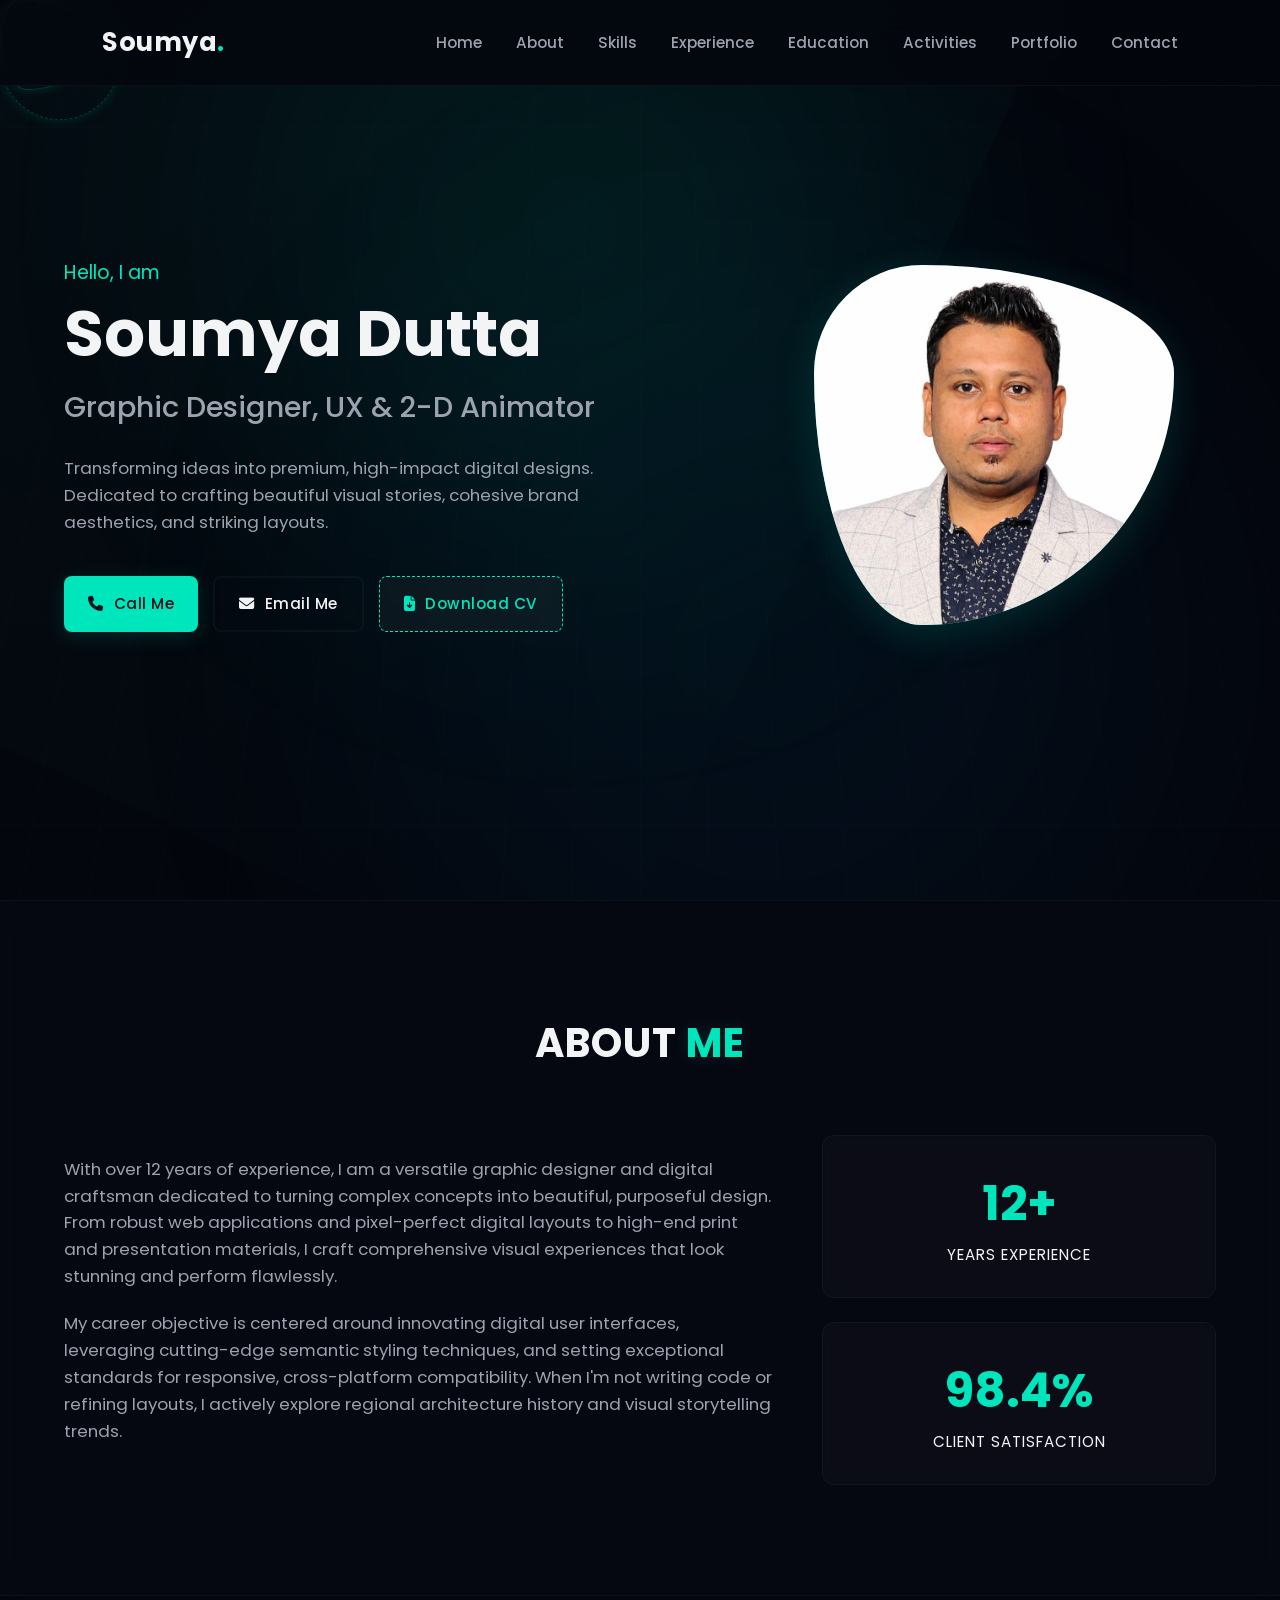
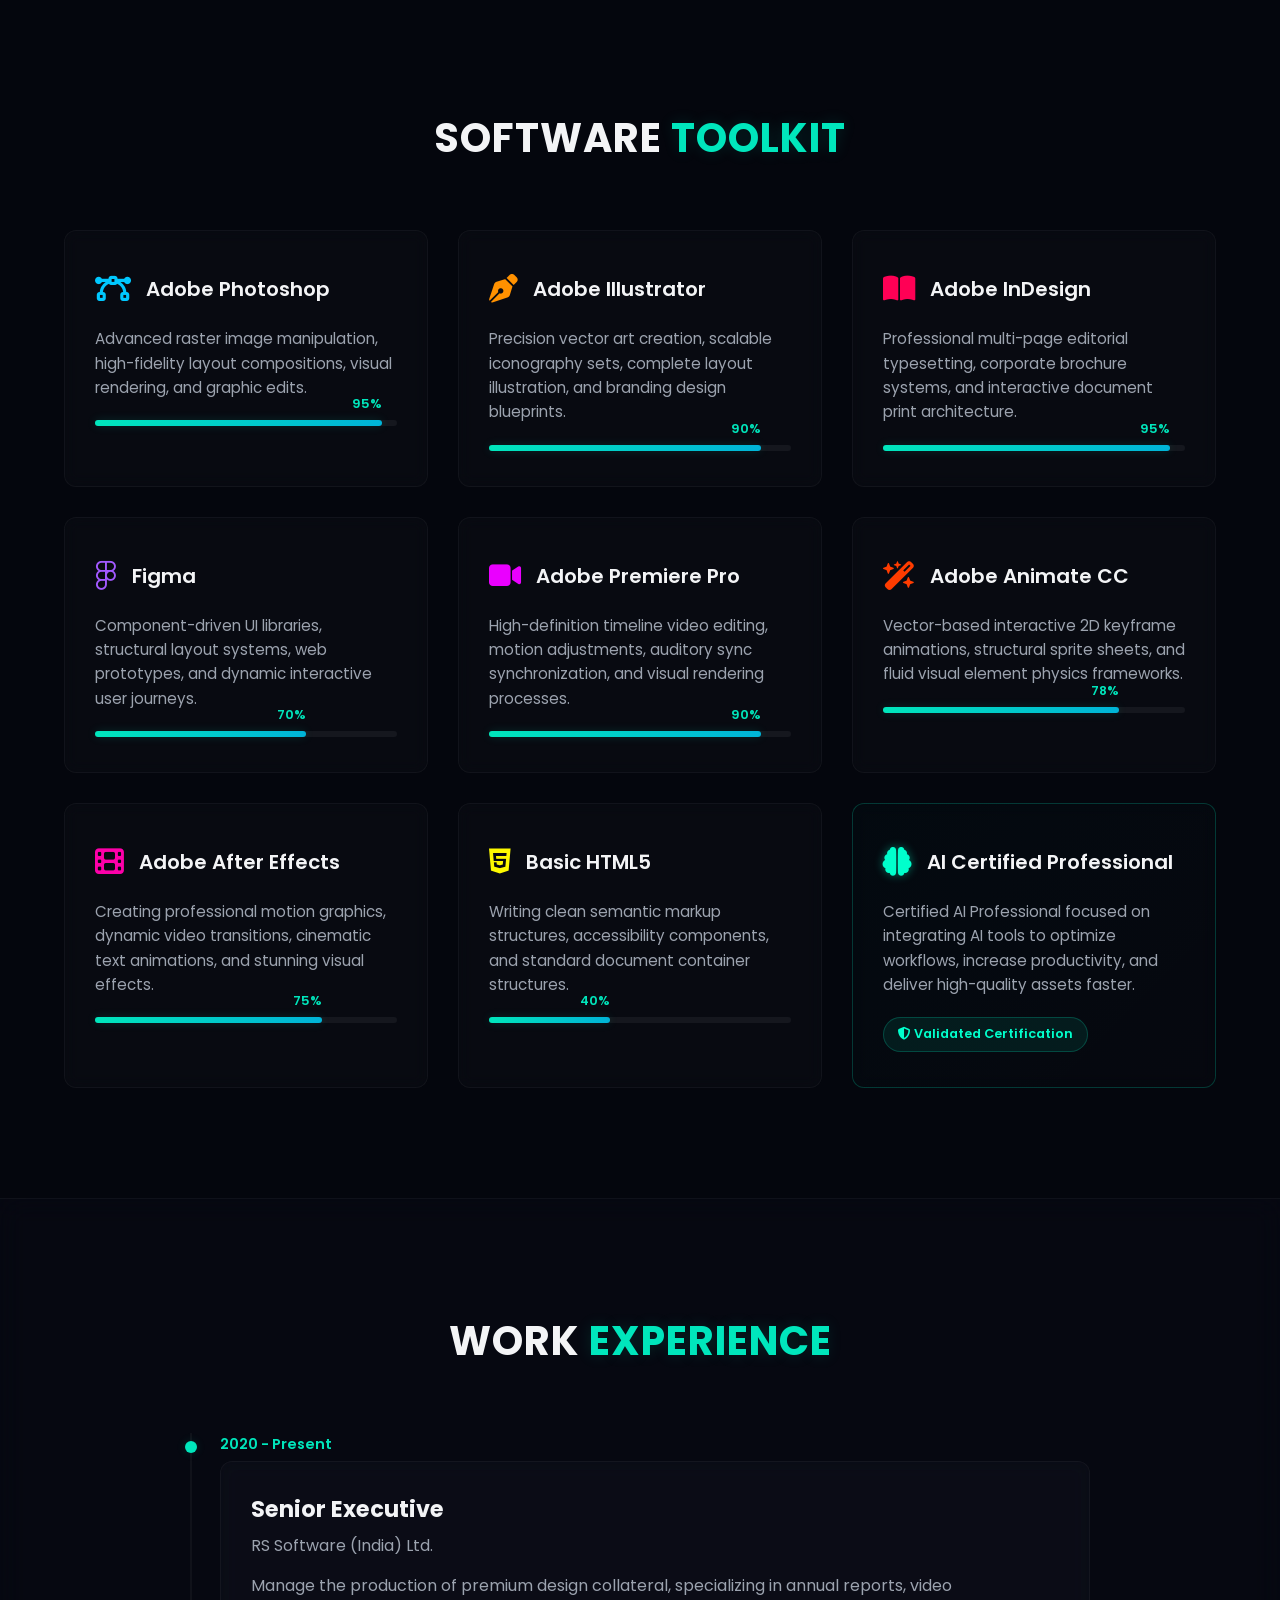
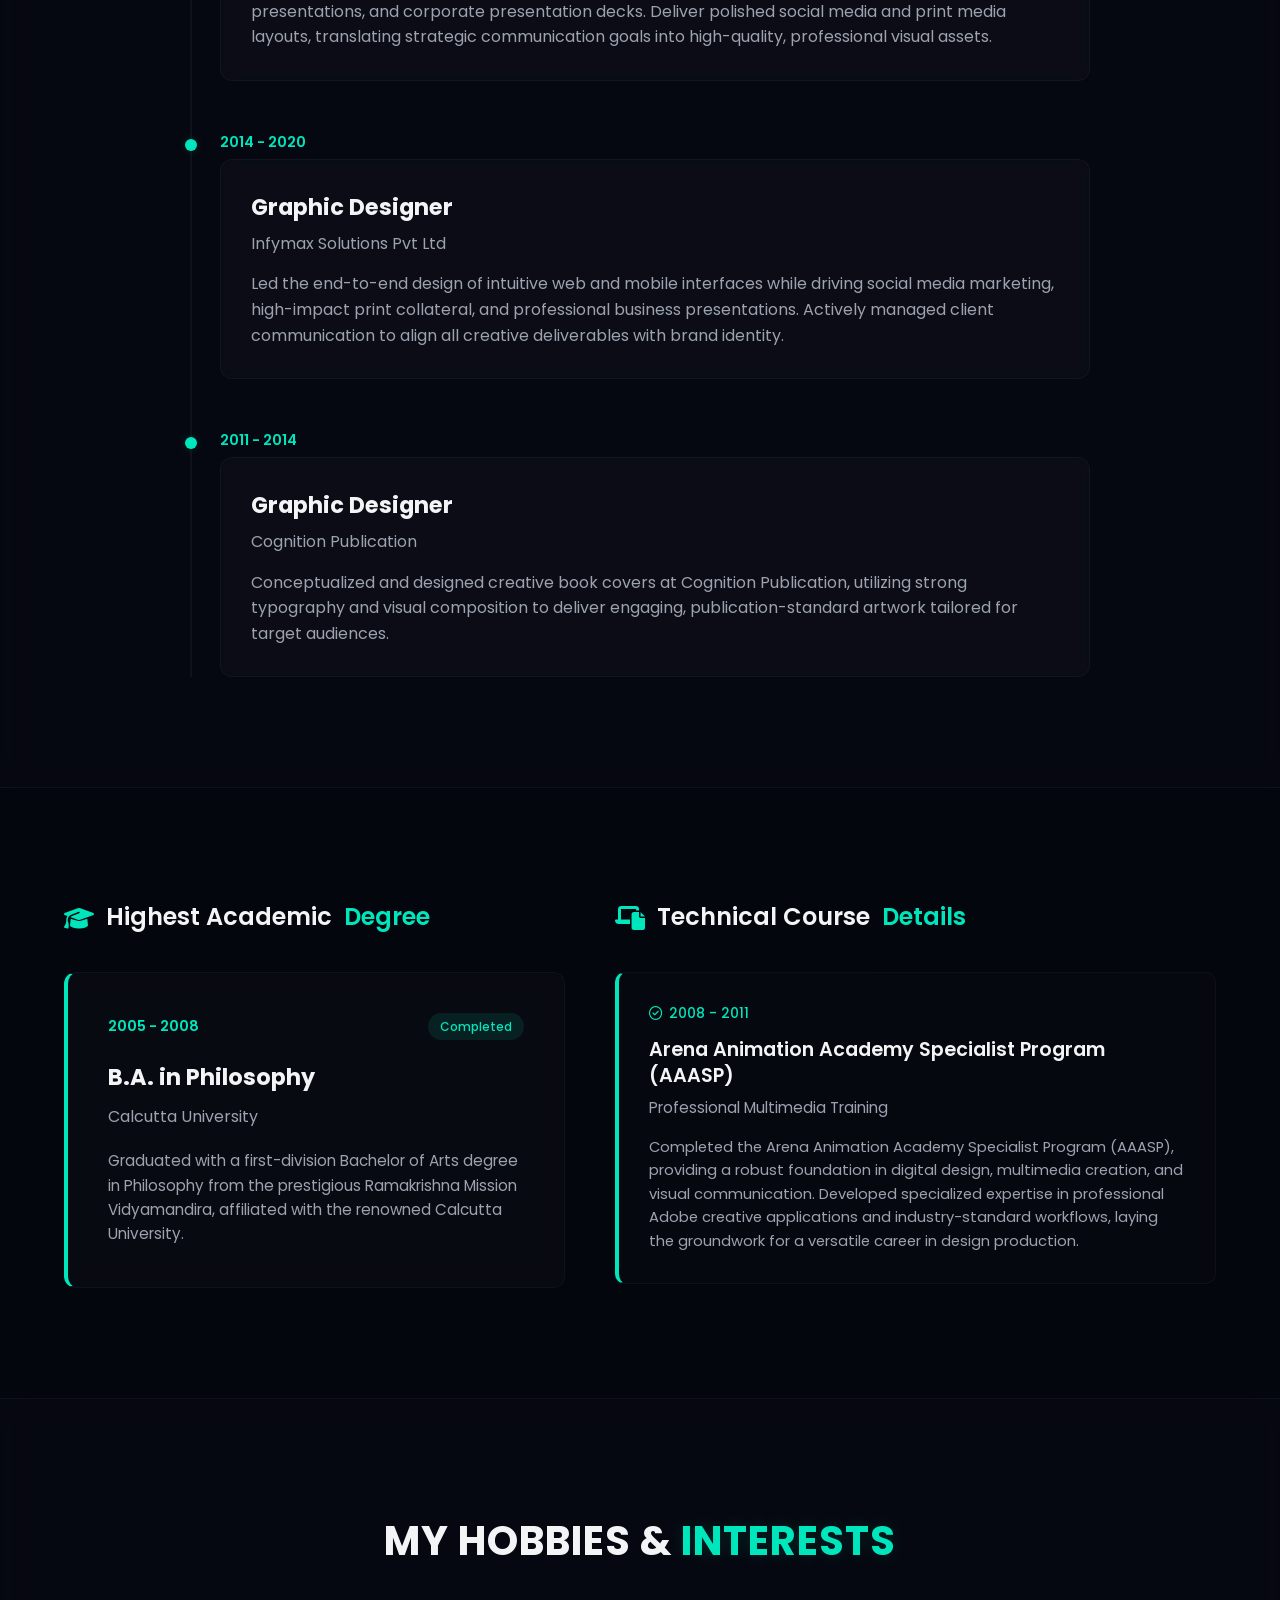
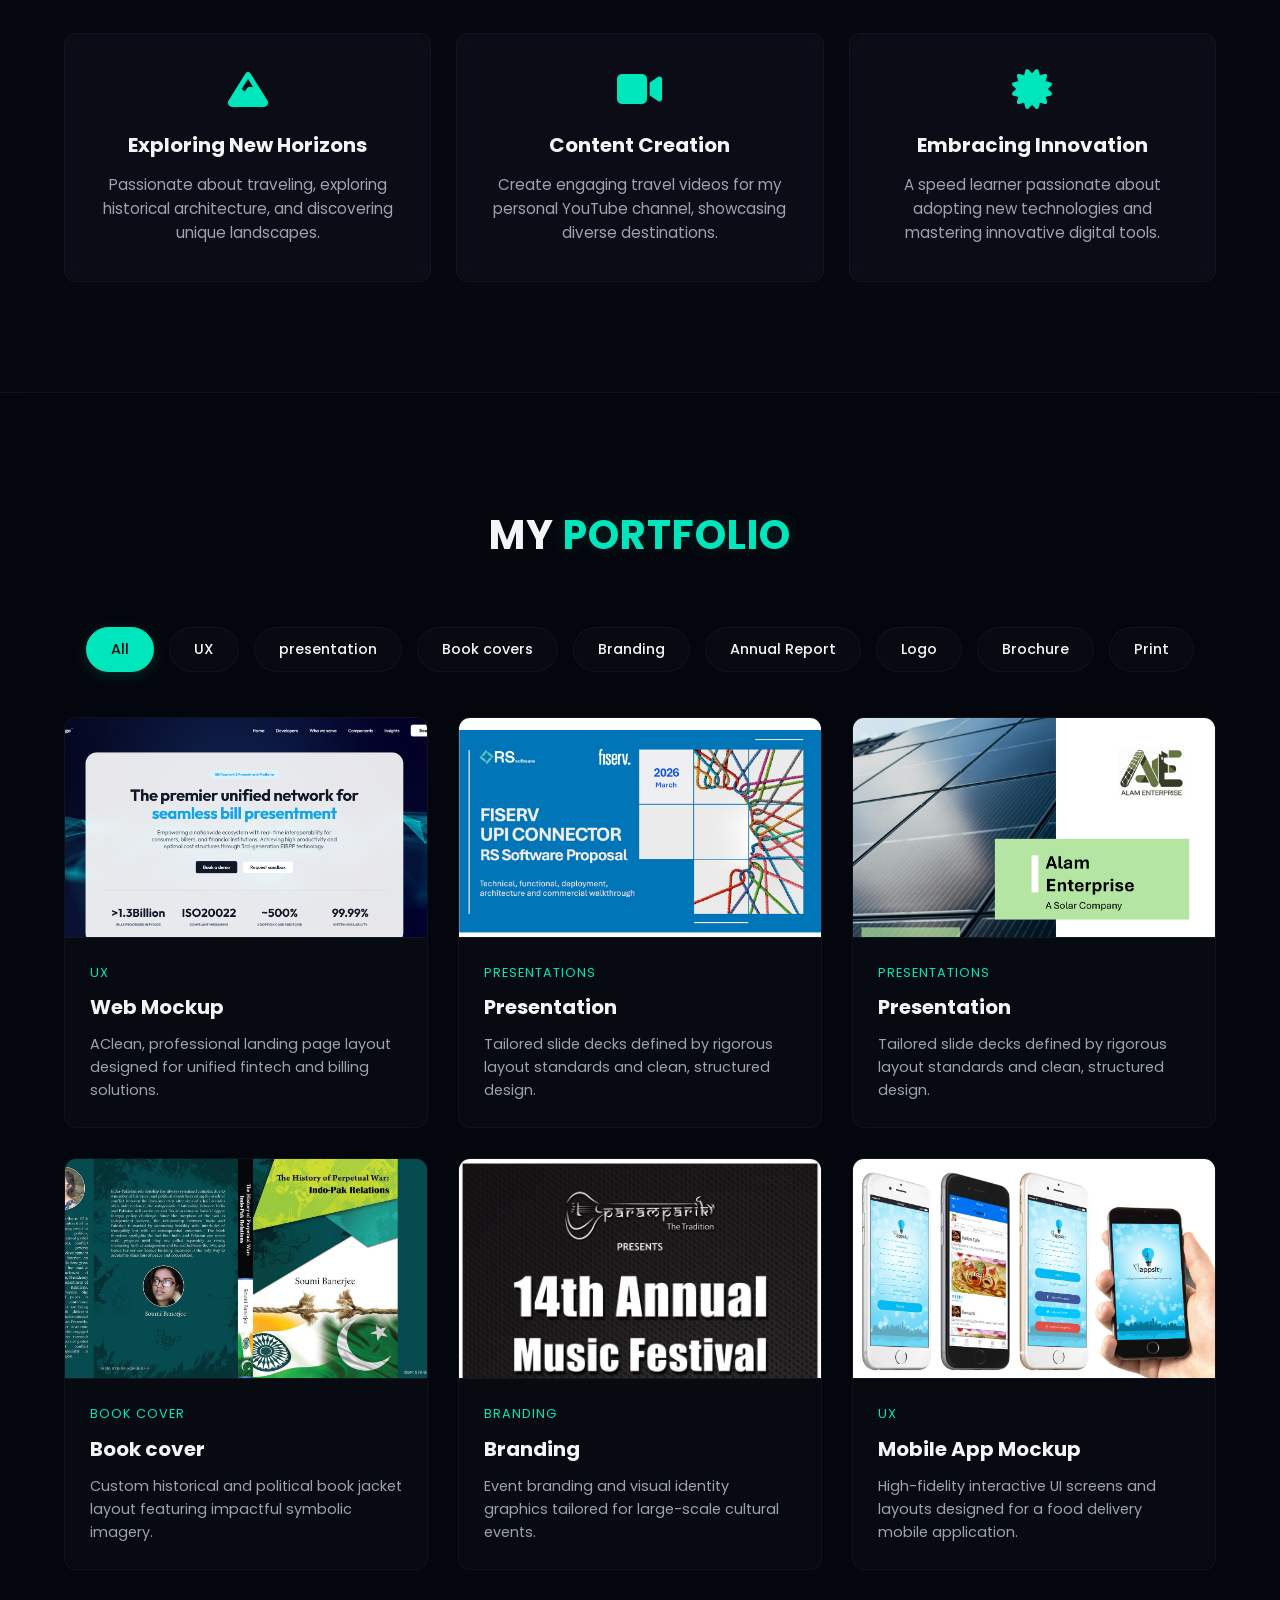
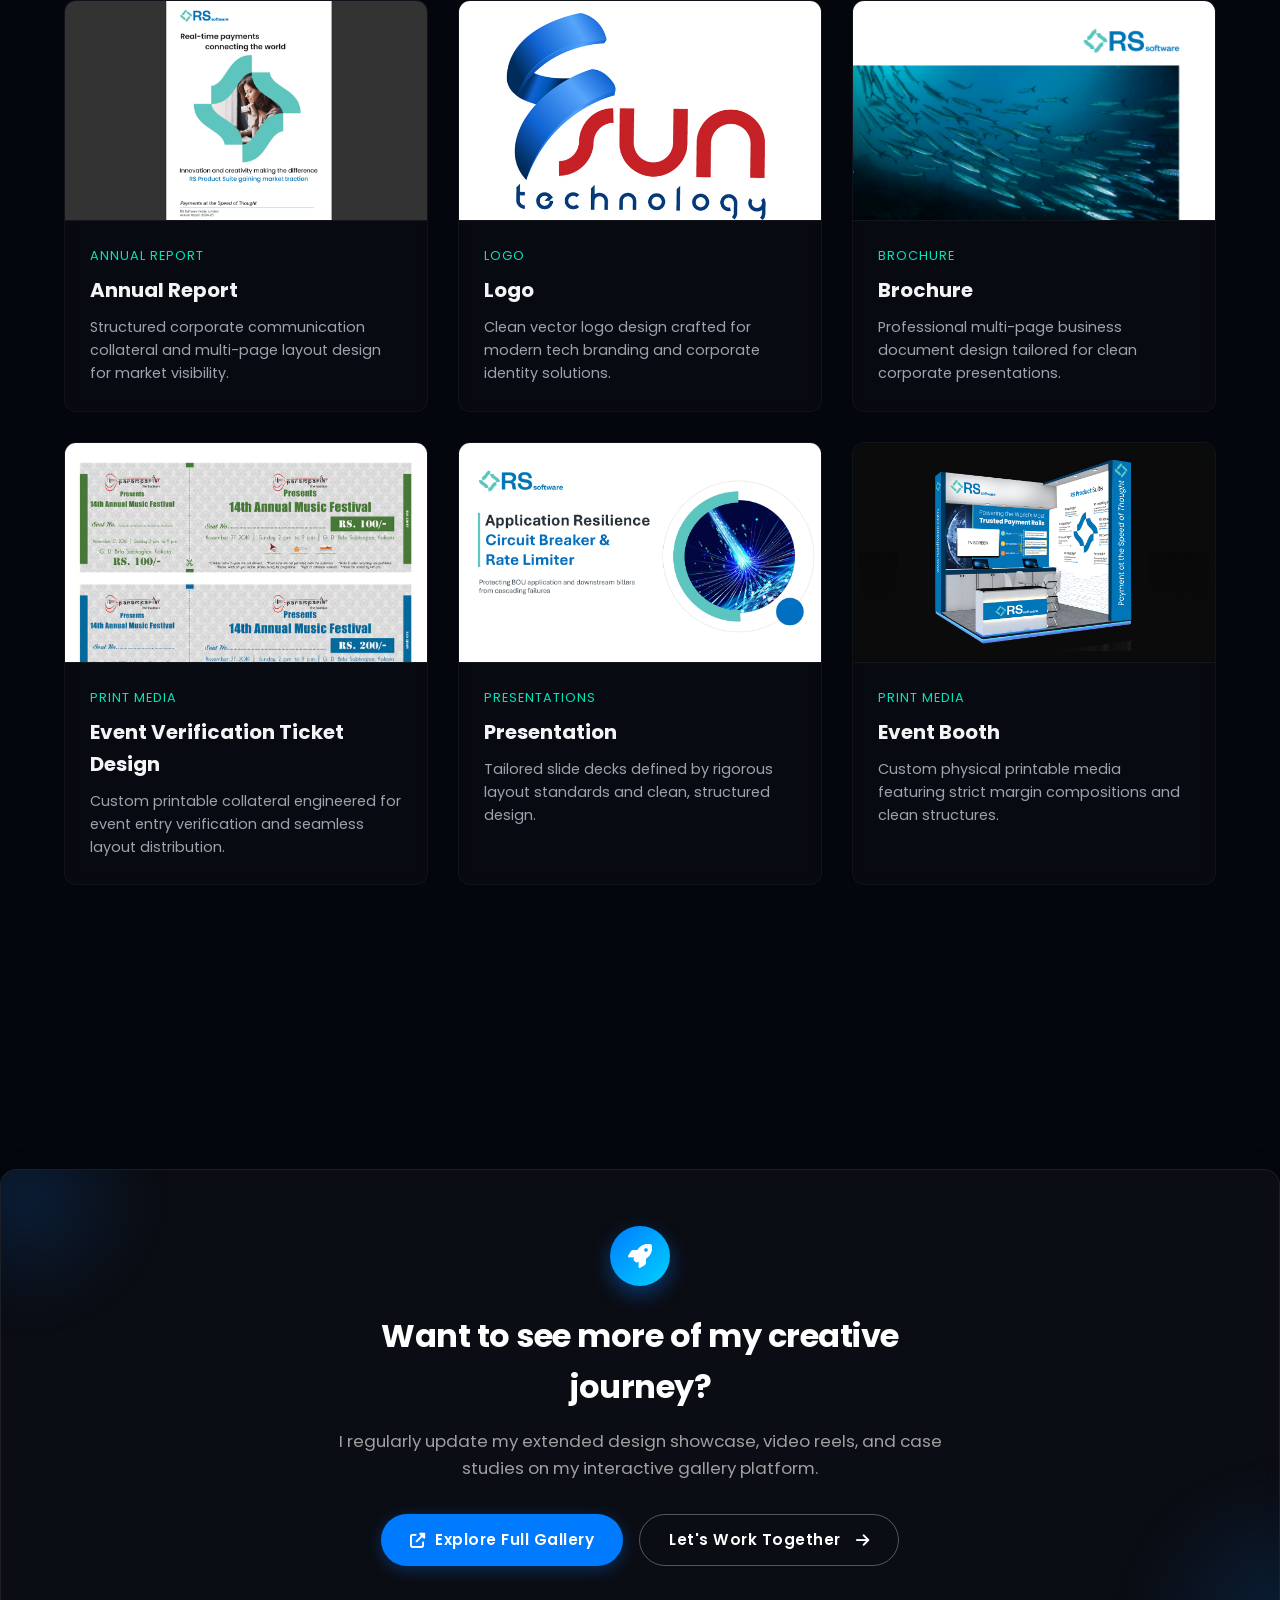
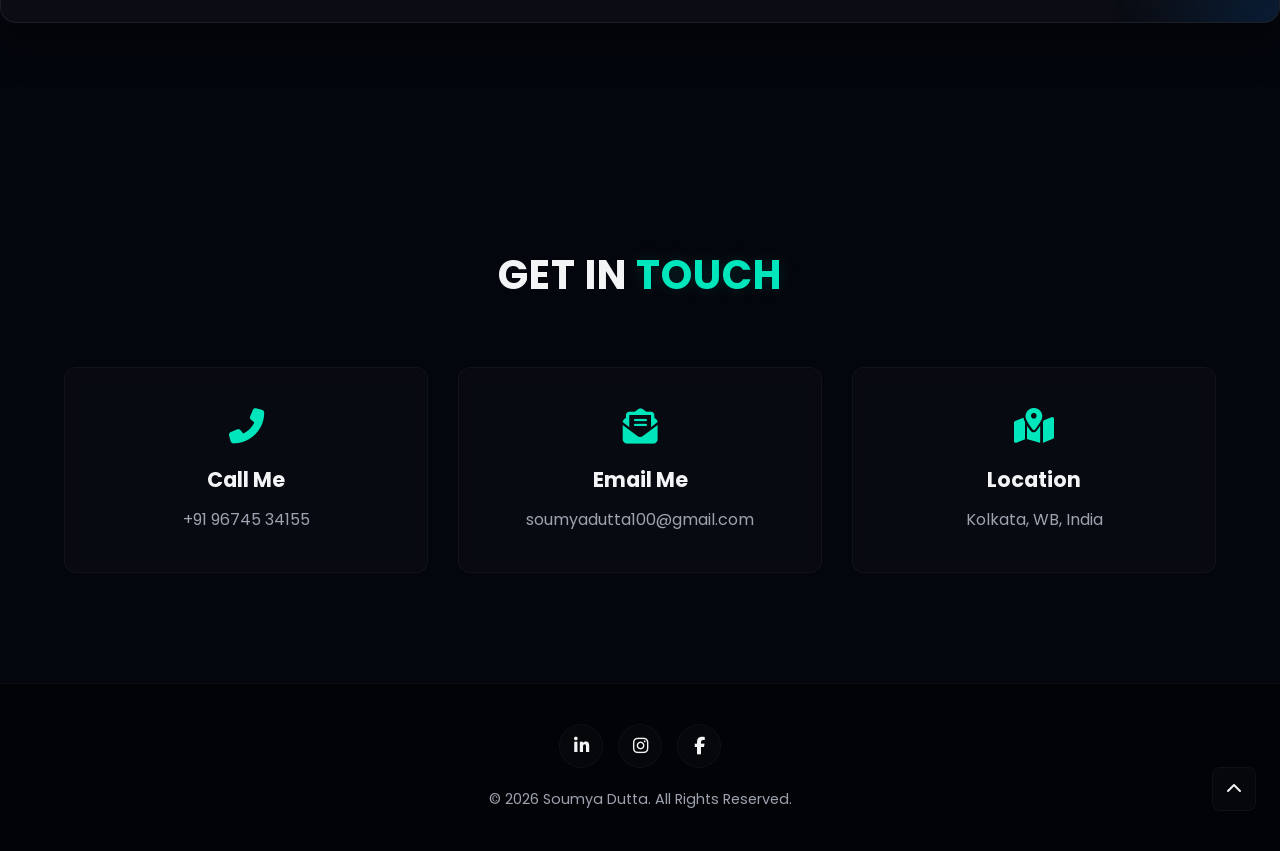
<file: index.html>
<!DOCTYPE html>
<html lang="en">
<head>
    <meta charset="UTF-8">
    <meta name="viewport" content="width=device-width, initial-scale=1.0">
    <title>Soumya Dutta</title>
    <link rel="stylesheet" href="./images/style.css">
    <link rel="stylesheet" href="https://cdnjs.cloudflare.com/ajax/libs/font-awesome/6.4.0/css/all.min.css">
</head>
<body>

    <div class="kinetic-canvas">
        <div class="mesh-grid"></div>
        <div class="scanning-laser"></div>
        
        <div class="kinetic-node node-1"></div>
        <div class="kinetic-node node-2"></div>
        <div class="kinetic-node node-3"></div>
        <div class="kinetic-node node-4"></div>
        
        <div class="ambient-orb orb-alpha"></div>
        <div class="ambient-orb orb-beta"></div>
    </div>

    <header class="header">
        <a href="#" class="logo">Soumya<span>.</span></a>
        
        <input type="checkbox" id="menu-toggle" class="menu-toggle">
        <label for="menu-toggle" class="menu-icon"><i class="fas fa-bars"></i></label>
        
        <nav class="navbar">
            <a href="#hero">Home</a>
            <a href="#about">About</a>
            <a href="#skills">Skills</a>
            <a href="#experience">Experience</a>
            <a href="#education">Education</a>
            <a href="#extra">Activities</a>
            <a href="#portfolio">Portfolio</a>
            <a href="#contact">Contact</a>
        </nav>
    </header>

    <section id="hero" class="hero-section">
        <div class="hero-container">
            <div class="hero-content">
                <h3>Hello, I am</h3>
                <h1>Soumya Dutta</h1>
                <h2>Graphic Designer, UX & 2-D Animator</h2>
                <p>Transforming ideas into premium, high-impact digital designs. Dedicated to crafting beautiful visual stories, cohesive brand aesthetics, and striking layouts.</p>
                <div class="hero-cta">
                    <a href="tel:+919674534155" class="btn btn-primary"><i class="fas fa-phone"></i> Call Me</a>
                    <a href="mailto:soumyadutta100@gmail.com" class="btn btn-outline"><i class="fas fa-envelope"></i> Email Me</a>
                    <a href="./images/CV.pdf" download="Soumya_Dutta_CV" class="btn btn-cv"><i class="fas fa-file-download"></i> Download CV</a>
                </div>
            </div>
            
            <div class="hero-image">
                <div class="img-box">
                    <img src="./images/WhatsApp Image 2026-06-11 at 2.15.09 PM.jpeg" alt="Soumya Dutta Portrait" class="hero-img-element">
                </div>
            </div>
        </div>
    </section>

    <section id="about" class="about-section">
        <div class="container">
            <h2 class="section-title">About <span>Me</span></h2>
            <div class="about-grid">
                <div class="about-text">
                    <p>With over 12 years of experience, I am a versatile graphic designer and digital craftsman dedicated to turning complex concepts into beautiful, purposeful design. From robust web applications and pixel-perfect digital layouts to high-end print and presentation materials, I craft comprehensive visual experiences that look stunning and perform flawlessly.</p>
                    <p>My career objective is centered around innovating digital user interfaces, leveraging cutting-edge semantic styling techniques, and setting exceptional standards for responsive, cross-platform compatibility. When I'm not writing code or refining layouts, I actively explore regional architecture history and visual storytelling trends.</p>
                </div>
                <div class="about-stats">
                    <div class="stat-card">
                        <h3>12+</h3>
                        <p>Years Experience</p>
                    </div>
                    <div class="stat-card">
                        <h3>98.4%</h3>
                        <p>Client Satisfaction</p>
                    </div>
                </div>
            </div>
        </div>
    </section>

    <section id="skills" class="skills-section">
        <div class="container">
            <h2 class="section-title">Software <span>Toolkit</span></h2>

            <div class="skills-grid">
                <div class="skill-card">
                    <div class="skill-header-box">
                        <div class="skill-icon ps-color"><i class="fas fa-bezier-curve"></i></div>
                        <h3>Adobe Photoshop</h3>
                    </div>
                    <p>Advanced raster image manipulation, high-fidelity layout compositions, visual rendering, and graphic edits.</p>
                    <div class="progress-wrap">
                        <div class="progress-bar" style="--progress-width: 95%;"><span>95%</span></div>
                    </div>
                </div>
                <div class="skill-card">
                    <div class="skill-header-box">
                        <div class="skill-icon ai-color"><i class="fas fa-pen-nib"></i></div>
                        <h3>Adobe Illustrator</h3>
                    </div>
                    <p>Precision vector art creation, scalable iconography sets, complete layout illustration, and branding design blueprints.</p>
                    <div class="progress-wrap">
                        <div class="progress-bar" style="--progress-width: 90%;"><span>90%</span></div>
                    </div>
                </div>
                <div class="skill-card">
                    <div class="skill-header-box">
                        <div class="skill-icon id-color"><i class="fas fa-book-open"></i></div>
                        <h3>Adobe InDesign</h3>
                    </div>
                    <p>Professional multi-page editorial typesetting, corporate brochure systems, and interactive document print architecture.</p>
                    <div class="progress-wrap">
                        <div class="progress-bar" style="--progress-width: 95%;"><span>95%</span></div>
                    </div>
                </div>
                <div class="skill-card">
                    <div class="skill-header-box">
                        <div class="skill-icon fig-color"><i class="fab fa-figma"></i></div>
                        <h3>Figma</h3>
                    </div>
                    <p>Component-driven UI libraries, structural layout systems, web prototypes, and dynamic interactive user journeys.</p>
                    <div class="progress-wrap">
                        <div class="progress-bar" style="--progress-width: 70%;"><span>70%</span></div>
                    </div>
                </div>
                <div class="skill-card">
                    <div class="skill-header-box">
                        <div class="skill-icon pr-color"><i class="fas fa-video"></i></div>
                        <h3>Adobe Premiere Pro</h3>
                    </div>
                    <p>High-definition timeline video editing, motion adjustments, auditory sync synchronization, and visual rendering processes.</p>
                    <div class="progress-wrap">
                        <div class="progress-bar" style="--progress-width: 90%;"><span>90%</span></div>
                    </div>
                </div>
                <div class="skill-card">
                    <div class="skill-header-box">
                        <div class="skill-icon an-color"><i class="fas fa-wand-magic-sparkles"></i></div>
                        <h3>Adobe Animate CC</h3>
                    </div>
                    <p>Vector-based interactive 2D keyframe animations, structural sprite sheets, and fluid visual element physics frameworks.</p>
                    <div class="progress-wrap">
                        <div class="progress-bar" style="--progress-width: 78%;"><span>78%</span></div>
                    </div>
                </div>
                <div class="skill-card">
                    <div class="skill-header-box">
                        <div class="skill-icon motion-color"><i class="fas fa-film"></i></div>
                        <h3>Adobe After Effects</h3>
                    </div>
                    <p>Creating professional motion graphics, dynamic video transitions, cinematic text animations, and stunning visual effects.
                    </p>
                    <div class="progress-wrap">
                        <div class="progress-bar" style="--progress-width: 75%;"><span>75%</span></div>
                    </div>
                </div>
                <div class="skill-card">
                    <div class="skill-header-box">
                        <div class="skill-icon html-color"><i class="fab fa-html5"></i></div>
                        <h3>Basic HTML5</h3>
                    </div>
                    <p>Writing clean semantic markup structures, accessibility components, and standard document container structures.</p>
                    <div class="progress-wrap">
                        <div class="progress-bar" style="--progress-width: 40%;"><span>40%</span></div>
                    </div>
                </div>
                <div class="skill-card ai-certified-card">
                    <div class="skill-header-box">
                        <div class="skill-icon ai-cert-color"><i class="fas fa-brain"></i></div>
                        <h3>AI Certified Professional</h3>
                    </div>
                    <p>Certified AI Professional focused on integrating AI tools to optimize workflows, increase productivity, and deliver high-quality assets faster.</p>
                    <div class="ai-badge-pulsing"><a href="./images/Generative AI Foundations Certificate Program.pdf" target="_blank"><i class="fas fa-shield-halved"></i> Validated Certification</a></div>
                </div>
            </div>
        </div>
    </section>

    <section id="experience" class="experience-section">
        <div class="container">
            <h2 class="section-title">Work <span>Experience</span></h2>
            <div class="timeline">
                <div class="timeline-item">
                    <div class="timeline-dot"></div>
                    <div class="timeline-date">2020 - Present</div>
                    <div class="timeline-content">
                        <h3>Senior Executive</h3>
                        <h4>RS Software (India) Ltd.</h4>
                        <p>Manage the production of premium design collateral, specializing in annual reports, video presentations, and corporate presentation decks. Deliver polished social media and print media layouts, translating strategic communication goals into high-quality, professional visual assets.</p>
                    </div>
                </div>
                <div class="timeline-item">
                    <div class="timeline-dot"></div>
                    <div class="timeline-date">2014 - 2020</div>
                    <div class="timeline-content">
                        <h3>Graphic Designer</h3>
                        <h4>Infymax Solutions Pvt Ltd</h4>
                        <p>Led the end-to-end design of intuitive web and mobile interfaces while driving social media marketing, high-impact print collateral, and professional business presentations. Actively managed client communication to align all creative deliverables with brand identity.</p>
                    </div>
                </div>
                <div class="timeline-item">
                    <div class="timeline-dot"></div>
                    <div class="timeline-date">2011 - 2014</div>
                    <div class="timeline-content">
                        <h3>Graphic Designer</h3>
                        <h4>Cognition Publication</h4>
                        <p>Conceptualized and designed creative book covers at Cognition Publication, utilizing strong typography and visual composition to deliver engaging, publication-standard artwork tailored for target audiences.</p>
                    </div>
                </div>
            </div>
        </div>
    </section>

    <section id="education" class="education-section">
        <div class="container">
            <div class="education-layout-wrapper">
                
                <div class="education-column">
                    <h2 class="edu-track-title"><i class="fas fa-graduation-cap"></i> Highest Academic <span>Degree</span></h2>
                    <div class="education-card academic-card">
                        <div class="ed-header-meta">
                            <span class="ed-year">2005 - 2008</span>
                            <span class="ed-badge-status">Completed</span>
                        </div>
                        <h3>B.A. in Philosophy</h3>
                        <h4>Calcutta University</h4>
                        <p class="edu-details">Graduated with a first-division Bachelor of Arts degree in Philosophy from the prestigious Ramakrishna Mission Vidyamandira, affiliated with the renowned Calcutta University.</p>
                    </div>
                </div>

                <div class="education-column">
                    <h2 class="edu-track-title"><i class="fas fa-laptop-file"></i> Technical Course <span>Details</span></h2>
                    <div class="course-timeline">
                        <div class="course-row">
                            <div class="course-time-indicator"><i class="far fa-check-circle"></i> 2008 - 2011</div>
                            <div class="course-body">
                                <h3>Arena Animation Academy Specialist Program (AAASP)</h3>
                                <h4>Professional Multimedia Training</h4>
                                <p>Completed the Arena Animation Academy Specialist Program (AAASP), providing a robust foundation in digital design, multimedia creation, and visual communication. Developed specialized expertise in professional Adobe creative applications and industry-standard workflows, laying the groundwork for a versatile career in design production.</p>
                            </div>
                        </div>
                    </div>
                </div>
                
            </div>
        </div>
    </section>

    <section id="extra" class="extra-section">
        <div class="container">
            <h2 class="section-title">MY HOBBIES &  <span>INTERESTS</span></h2>
            <div class="extra-grid">
                <div class="extra-card">
                    <i class="fas fa-mountain extra-icon"></i>
                    <h3>Exploring New Horizons</h3>
                    <p>Passionate about traveling, exploring historical architecture, and discovering unique landscapes.</p>
                </div>
                <div class="extra-card">
                    <i class="fas fa-video extra-icon"></i>
                    <h3>Content Creation</h3>
                    <p>Create engaging travel videos for my personal YouTube channel, showcasing diverse destinations.</p>
                </div>
                <div class="extra-card">
                    <i class="fas fa-certificate extra-icon"></i>
                    <h3>Embracing Innovation</h3>
                    <p>A speed learner passionate about adopting new technologies and mastering innovative digital tools.</p>
                </div>
            </div>
        </div>
    </section>

    <section id="portfolio" class="portfolio-section">
        <div class="container">
            <h2 class="section-title">My <span>Portfolio</span></h2>

            <input type="radio" name="portfolio-filter" id="all" checked hidden>
            <input type="radio" name="portfolio-filter" id="UX" hidden>
            <input type="radio" name="portfolio-filter" id="presentation" hidden>
            <input type="radio" name="portfolio-filter" id="Book-covers" hidden>
            <input type="radio" name="portfolio-filter" id="branding" hidden>
            <input type="radio" name="portfolio-filter" id="Annual-Report" hidden>
            <input type="radio" name="portfolio-filter" id="logo" hidden>
            <input type="radio" name="portfolio-filter" id="brochure" hidden>
            <input type="radio" name="portfolio-filter" id="print" hidden>

            <div class="filter-tabs">
                <label for="all" class="tab-btn">All</label>
                <label for="UX" class="tab-btn">UX</label>
                <label for="presentation" class="tab-btn">presentation</label>
                <label for="Book-covers" class="tab-btn">Book covers</label>
                <label for="branding" class="tab-btn">Branding</label>
                <label for="Annual-Report" class="tab-btn">Annual Report</label>
                <label for="logo" class="tab-btn">Logo</label>
                <label for="brochure" class="tab-btn">Brochure</label>
                <label for="print" class="tab-btn">Print</label>
            </div>

            <div class="portfolio-grid">
                <div class="portfolio-item p-UX">
                    <div class="p-card">
                        <div class="p-img-box"><a href="https://soumyadutta300.github.io/Bill-Edge_product_page/" target="_blank">
                            <img src="./images/web-1.png" alt="E-Commerce Interface Website Design" class="portfolio-img-element"></a>
                        </div>
                        <div class="p-info">
                            <span>UX</span>
                            <h3>Web Mockup</h3>
                            <p>AClean, professional landing page layout designed for unified fintech and billing solutions.</p>
                        </div>
                    </div>
                </div>
                <div class="portfolio-item p-presentation">
                    <div class="p-card">
                        <div class="p-img-box"><a href="./images/presentation2.pdf" target="_blank">
                            <img src="./images/presentation2.jpg" alt="FinTech Mobile Application Wireframing" class="portfolio-img-element"></a>
                        </div>
                        <div class="p-info">
                            <span>Presentations</span>
                            <h3>Presentation</h3>
                            <p>Tailored slide decks defined by rigorous layout standards and clean, structured design.</p>
                        </div>
                    </div>
                </div>
                <div class="portfolio-item p-presentation">
                    <div class="p-card">
                        <div class="p-img-box"><a href="./images/Alam_Enterprise_PPT.pdf" target="_blank">
                            <img src="./images/presentation3.jpg" alt="FinTech Mobile Application Wireframing" class="portfolio-img-element"></a>
                        </div>
                        <div class="p-info">
                            <span>Presentations</span>
                            <h3>Presentation</h3>
                            <p>Tailored slide decks defined by rigorous layout standards and clean, structured design.</p>
                        </div>
                    </div>
                </div>
                <div class="portfolio-item p-Book-covers">
                    <div class="p-card">
                        <div class="p-img-box"><a href="./images/book-cover-1.jpg" target="_blank">
                            <img src="./images/book-cover-1.jpg" alt="Cbook-cover" class="portfolio-img-element"></a>
                        </div>
                        <div class="p-info">
                            <span>Book cover</span>
                            <h3>Book cover</h3>
                            <p>Custom historical and political book jacket layout featuring impactful symbolic imagery.</p>
                        </div>
                    </div>
                </div>
                <div class="portfolio-item p-branding">
                    <div class="p-card">
                        <div class="p-img-box"><a href="./images/Hoartding-10ftX20ft.jpg" target="_blank"">
                            <img src="./images/Hoartding-10ftX20ft.jpg" alt="Aura Logistics Logo System" class="portfolio-img-element"></a>
                        </div>
                        <div class="p-info">
                            <span>Branding</span>
                            <h3>Branding</h3>
                            <p>Event branding and visual identity graphics tailored for large-scale cultural events.</p>
                        </div>
                    </div>
                </div>
                <div class="portfolio-item p-UX">
                    <div class="p-card">
                        <div class="p-img-box"><a href="./images/appscreen6.jpg" target="_blank">
                            <img src="./images/appscreen6.jpg" alt="Agency Landing Page Blueprint" class="portfolio-img-element"></a>
                        </div>
                        <div class="p-info">
                            <span>UX</span>
                            <h3>Mobile App Mockup</h3>
                            <p>High-fidelity interactive UI screens and layouts designed for a food delivery mobile application.</p>
                        </div>
                    </div>
                </div>
                <div class="portfolio-item p-Annual-Report">
                    <div class="p-card">
                        <div class="p-img-box"><a href="https://www.rssoftware.com/administrator/uploads/reports/664403247_Annual_Report_2024-25_-_web_view.pdf" target="_blank">
                            <img src="./images/AR.png" alt="Visual Analytics Dashboard Mockup" class="portfolio-img-element"></a>
                        </div>
                        <div class="p-info">
                            <span>Annual Report</span>
                            <h3>Annual Report</h3>
                            <p>Structured corporate communication collateral and multi-page layout design for market visibility.</p>
                        </div>
                    </div>
                </div>
                <div class="portfolio-item p-logo">
                    <div class="p-card">
                        <div class="p-img-box"><a href="./images/logo-7.jpg" target="_blank">
                            <img src="./images/logo-7.jpg" alt="Visual Analytics Dashboard Mockup" class="portfolio-img-element"></a>
                        </div>
                        <div class="p-info">
                            <span>Logo</span>
                            <h3>Logo</h3>
                            <p>Clean vector logo design crafted for modern tech branding and corporate identity solutions.</p>
                        </div>
                    </div>
                </div>
                <div class="portfolio-item p-brochure">
                    <div class="p-card">
                        <div class="p-img-box"><a href="https://www.rssoftware.com/asset/uploads/product_brochures/666931085RS_DigitalEdge_Product_Overview-2.pdf" target="_blank">
                            <img src="./images/brochure.png" alt="Visual Analytics Dashboard Mockup" class="portfolio-img-element"></a>
                        </div>
                        <div class="p-info">
                            <span>Brochure</span>
                            <h3>Brochure</h3>
                            <p>Professional multi-page business document design tailored for clean corporate presentations.</p>
                        </div>
                    </div>
                </div>
                <div class="portfolio-item p-print">
                    <div class="p-card">
                        <div class="p-img-box"><a href="./images/ticket-design.jpg" target="_blank">
                            <img src="./images/ticket-design.jpg" alt="Visual Analytics Dashboard Mockup" class="portfolio-img-element"></a>
                        </div>
                        <div class="p-info">
                            <span>Print Media</span>
                            <h3>Event Verification Ticket Design</h3>
                            <p>Custom printable collateral engineered for event entry verification and seamless layout distribution.</p>
                        </div>
                    </div>
                </div>
                <div class="portfolio-item p-presentation">
                    <div class="p-card">
                        <div class="p-img-box"><a href="./images/Application_Resilience_Circuit_Breaker_Rate_Limiter.pdf" target="_blank">
                            <img src="./images/presentation9.jpg" alt="FinTech Mobile Application Wireframing" class="portfolio-img-element"></a>
                        </div>
                        <div class="p-info">
                            <span>Presentations</span>
                            <h3>Presentation</h3>
                            <p>Tailored slide decks defined by rigorous layout standards and clean, structured design.</p>
                        </div>
                    </div>
                </div>
                <div class="portfolio-item p-print">
                    <div class="p-card">
                        <div class="p-img-box"><a href="./images/booth_design.jpg" target="_blank">
                            <img src="./images/booth_design.jpg" alt="Visual Analytics Dashboard Mockup" class="portfolio-img-element"></a>
                        </div>
                        <div class="p-info">
                            <span>Print Media</span>
                            <h3>Event Booth</h3>
                            <p>Custom physical printable media featuring strict margin compositions and clean structures.</p>
                        </div>
                    </div>
                </div>
            </div>
        </div>
    </section>

    <section>
        <div class="portfolio-cta-banner">
            <div class="cta-banner-content">
                <div class="cta-icon-wrapper">
                    <i class="fas fa-rocket"></i>
                </div>
                <h2>Want to see more of my creative journey?</h2>
                <p>I regularly update my extended design showcase, video reels, and case studies on my interactive gallery
                    platform.</p>
                <div class="cta-banner-actions">
                    <a href="./gallery.html" target="_blank" class="btn btn-cta-primary">
                        <i class="fas fa-external-link-alt"></i> Explore Full Gallery
                    </a>
                    <a href="#contact" class="btn btn-cta-secondary">
                        Let's Work Together <i class="fas fa-arrow-right"></i>
                    </a>
                </div>
            </div>
            <div class="cta-decorative-circle circle-1"></div>
            <div class="cta-decorative-circle circle-2"></div>
        </div>
    </section>

    <section id="contact" class="contact-section">
        <div class="container">
            <h2 class="section-title">Get In <span>Touch</span></h2>
            <div class="contact-grid">
                <a href="tel:+919674534155" class="contact-card">
                    <i class="fas fa-phone-alt contact-icon"></i>
                    <h3>Call Me</h3>
                    <p>+91 96745 34155</p>
                </a>
                <a href="mailto:soumyadutta100@gmail.com" class="contact-card">
                    <i class="fas fa-envelope-open-text contact-icon"></i>
                    <h3>Email Me</h3>
                    <p>soumyadutta100@gmail.com</p>
                </a>
                <div class="contact-card">
                    <i class="fas fa-map-marked-alt contact-icon"></i>
                    <h3>Location</h3>
                    <p>Kolkata, WB, India</p>
                </div>
            </div>
        </div>
    </section>

    <footer class="footer">
        <div class="footer-container">
            <div class="social-links">
                <a href="https://www.linkedin.com/in/soumya-dutta-72238b27/" target="_blank" aria-label="LinkedIn"><i class="fab fa-linkedin-in"></i></a>
                <a href="https://www.instagram.com/soumya_toto?igsh=ZTZqeG0yaTVuYm42&utm_source=qr" target="_blank" aria-label="Instagram"><i class="fab fa-instagram"></i></a>
                <a href="https://www.facebook.com/share/18MUF6ajDa/?mibextid=wwXIfr" target="_blank" aria-label="Facebook"><i class="fab fa-facebook-f"></i></a>
            </div>
            <p class="copyright">&copy; 2026 Soumya Dutta. All Rights Reserved.</p>
            <a href="#" class="back-to-top" aria-label="Back to top"><i class="fas fa-chevron-up"></i></a>
        </div>
    </footer>

</body>
</html>
</file>
<file: images/style.css>
/* ==========================================================================
   0. Global Resets & Premium Theme Canvas Definitions
   ========================================================================== */
@import url('https://fonts.googleapis.com/css2?family=Poppins:wght@300;400;500;600;700&display=swap');

:root {
    --bg-primary: #04060d;      /* Rich interstellar dark void canvas */
    --bg-secondary: rgba(9, 12, 24, 0.45); 
    --bg-card: rgba(255, 255, 255, 0.02);
    --bg-card-hover: rgba(255, 255, 255, 0.05);
    --accent: #00e6bc;        
    --accent-glow: rgba(0, 230, 188, 0.15);
    --text-main: #f3f4f6;
    --text-muted: #9ca3af;
    --border-color: rgba(255, 255, 255, 0.04);
    --font-stack: 'Poppins', sans-serif;
    --transition-smooth: all 0.4s cubic-bezier(0.25, 0.8, 0.25, 1);
}

* {
    margin: 0;
    padding: 0;
    box-sizing: border-box;
    scroll-behavior: smooth;
}

body {
    background-color: var(--bg-primary);
    color: var(--text-main);
    font-family: var(--font-stack);
    line-height: 1.6;
    overflow-x: hidden;
    position: relative;
}

.container {
    width: 100%;
    max-width: 1200px;
    margin: 0 auto;
    padding: 0 24px;
    position: relative;
    z-index: 2;
}

section {
    padding: 110px 0;
    position: relative;
    z-index: 2;
}

a {
    text-decoration: none;
    color: inherit;
    transition: var(--transition-smooth);
}

/* Reusable Components */
.section-title {
    font-size: 2.5rem;
    font-weight: 700;
    text-align: center;
    margin-bottom: 60px;
    letter-spacing: 1px;
    text-transform: uppercase;
}

.section-title span {
    color: var(--accent);
    text-shadow: 0 0 15px var(--accent-glow);
}

.btn {
    display: inline-flex;
    align-items: center;
    justify-content: center;
    gap: 10px;
    padding: 14px 24px;
    font-weight: 500;
    border-radius: 8px;
    font-size: 0.95rem;
    letter-spacing: 0.5px;
    transition: var(--transition-smooth);
    cursor: pointer;
}

.btn-primary {
    background: var(--accent);
    color: #0f111a;
    box-shadow: 0 4px 20px var(--accent-glow);
}

.btn-primary:hover {
    transform: translateY(-3px);
    box-shadow: 0 6px 25px var(--accent-glow);
    background: #fff;
}

.btn-outline {
    border: 2px solid var(--border-color);
    color: var(--text-main);
    backdrop-filter: blur(4px);
}

.btn-outline:hover {
    border-color: var(--accent);
    color: var(--accent);
    transform: translateY(-3px);
    box-shadow: 0 4px 15px var(--accent-glow);
}

.btn-cv {
    background: rgba(255, 255, 255, 0.04);
    border: 1px dashed var(--accent);
    color: var(--accent);
    backdrop-filter: blur(4px);
}

.btn-cv:hover {
    background: var(--accent-glow);
    color: #fff;
    transform: translateY(-3px);
    box-shadow: 0 4px 15px var(--accent-glow);
    border-style: solid;
}

/* ==========================================================================
   Advanced Pure-CSS Kinetic Constellation Background Engine
   ========================================================================== */
.kinetic-canvas {
    position: fixed;
    top: 0;
    left: 0;
    width: 100vw;
    height: 100vh;
    z-index: 1;
    overflow: hidden;
    pointer-events: none;
}

.mesh-grid {
    position: absolute;
    width: 150%;
    height: 150%;
    top: -25%;
    left: -25%;
    background-size: 60px 60px;
    background-image: 
        linear-gradient(rgba(255, 255, 255, 0.006) 1px, transparent 1px),
        linear-gradient(90deg, rgba(255, 255, 255, 0.006) 1px, transparent 1px);
    transform: perspective(800px) rotateX(15deg);
}

.scanning-laser {
    position: absolute;
    width: 150vw;
    height: 150vh;
    top: -75vh;
    left: -75vw;
    background: linear-gradient(135deg, transparent, rgba(0, 230, 188, 0.03), transparent);
    transform: rotate(25deg);
    animation: angularLaserSweep 14s ease-in-out infinite;
    will-change: transform;
}

@keyframes angularLaserSweep {
    0% { transform: translate(-30%, -30%) rotate(25deg); }
    50% { transform: translate(30%, 30%) rotate(28deg); }
    100% { transform: translate(-30%, -30%) rotate(25deg); }
}

.kinetic-node {
    position: absolute;
    background: transparent;
    border: 1px solid rgba(0, 230, 188, 0.22);
    box-shadow: 0 0 12px var(--accent-glow);
    will-change: transform;
}

.node-1 {
    width: 80px;
    height: 80px;
    border-radius: 24% 76% 35% 65% / 45% 30% 70% 55%;
    background: rgba(0, 230, 188, 0.01);
    animation: traverseScreenOne 45s linear infinite;
}

.node-2 {
    width: 120px;
    height: 120px;
    border-radius: 50%;
    border-style: dashed;
    animation: traverseScreenTwo 60s linear infinite;
}

.node-3 {
    width: 50px;
    height: 50px;
    transform: rotate(45deg);
    animation: traverseScreenThree 38s linear infinite;
}

.node-4 {
    width: 90px;
    height: 90px;
    border-radius: 40% 60% 70% 30% / 40% 50% 50% 60%;
    animation: traverseScreenFour 52s linear infinite;
}

@keyframes traverseScreenOne {
    0% { transform: translate(-10vw, 20vh) rotate(0deg) scale(0.8); opacity: 0; }
    5% { opacity: 0.5; }
    90% { opacity: 0.5; }
    100% { transform: translate(110vw, 80vh) rotate(360deg) scale(1.3); opacity: 0; }
}

@keyframes traverseScreenTwo {
    0% { transform: translate(110vw, 10vh) rotate(0deg); opacity: 0; }
    10% { opacity: 0.4; }
    90% { opacity: 0.4; }
    100% { transform: translate(-20vw, 90vh) rotate(-180deg); opacity: 0; }
}

@keyframes traverseScreenThree {
    0% { transform: translate(30vw, 110vh) rotate(45deg) scale(0.7); opacity: 0; }
    8% { opacity: 0.6; }
    92% { opacity: 0.6; }
    100% { transform: translate(80vw, -10vh) rotate(225deg) scale(1.1); opacity: 0; }
}

@keyframes traverseScreenFour {
    0% { transform: translate(-15vw, 85vh) rotate(0deg); opacity: 0; }
    5% { opacity: 0.3; }
    95% { opacity: 0.3; }
    100% { transform: translate(115vw, -5vh) rotate(180deg); opacity: 0; }
}

.ambient-orb {
    position: absolute;
    border-radius: 50%;
    filter: blur(140px);
    -webkit-filter: blur(140px);
    opacity: 0.08;
    will-change: transform;
}

.orb-alpha {
    width: 50vw;
    height: 50vw;
    background: #00e6bc;
    top: -10%;
    left: 20%;
    animation: clusterFluidShift 25s ease-in-out infinite alternate;
}

.orb-beta {
    width: 60vw;
    height: 60vw;
    background: #0077b6;
    bottom: -15%;
    right: 10%;
    animation: clusterFluidShift 35s ease-in-out infinite alternate-reverse;
}

@keyframes clusterFluidShift {
    0% { transform: translate(0, 0) scale(1); }
    100% { transform: translate(8vw, 12vh) scale(1.15); }
}

/* ==========================================================================
   1. Header Navigation Architecture
   ========================================================================== */
.header {
    position: fixed;
    top: 0;
    left: 0;
    width: 100%;
    padding: 22px 8%;
    background: rgba(4, 6, 13, 0.85);
    backdrop-filter: blur(20px);
    -webkit-backdrop-filter: blur(20px);
    display: flex;
    justify-content: space-between;
    align-items: center;
    z-index: 1000;
    border-bottom: 1px solid var(--border-color);
}

.logo {
    font-size: 1.6rem;
    font-weight: 700;
    letter-spacing: 0.5px;
}

.logo span {
    color: var(--accent);
}

.navbar a {
    font-size: 0.95rem;
    font-weight: 500;
    margin-left: 30px;
    color: var(--text-muted);
}

.navbar a:hover {
    color: var(--accent);
    text-shadow: 0 0 10px var(--accent-glow);
}

.menu-toggle, .menu-icon {
    display: none;
}

/* ==========================================================================
   2. Hero Section 
   ========================================================================== */
.hero-section {
    min-height: 100vh;
    display: flex;
    align-items: center;
    padding-top: 100px;
}

.hero-container {
    display: flex;
    align-items: center;
    justify-content: space-between;
    width: 100%;
    max-width: 1200px;
    margin: 0 auto;
    padding: 0 24px;
    gap: 40px;
}

.hero-content {
    flex: 1.2;
}

.hero-content h3 {
    font-size: 1.2rem;
    font-weight: 400;
    color: var(--accent);
    margin-bottom: 10px;
}

.hero-content h1 {
    font-size: 4rem;
    font-weight: 700;
    line-height: 1.1;
    margin-bottom: 15px;
}

.hero-content h2 {
    font-size: 1.8rem;
    font-weight: 500;
    color: var(--text-muted);
    margin-bottom: 25px;
}

.hero-content p {
    font-size: 1.05rem;
    color: var(--text-muted);
    max-width: 600px;
    margin-bottom: 40px;
}

.hero-cta {
    display: flex;
    gap: 15px;
    flex-wrap: wrap;
}

.hero-image {
    flex: 0.8;
    display: flex;
    justify-content: center;
}

.img-box {
    position: relative;
    width: 360px;
    height: 360px;
    border-radius: 30% 70% 70% 30% / 30% 30% 70% 70%;
    background: linear-gradient(45deg, var(--accent), #1f4068);
    box-shadow: 0 10px 40px var(--accent-glow);
    animation: morphingBorder 8s ease-in-out infinite alternate;
    overflow: hidden;
}

.hero-img-element {
    width: 100%;
    height: 100%;
    object-fit: cover;
    object-position: center;
    transition: var(--transition-smooth);
}

.img-box:hover .hero-img-element {
    transform: scale(1.05);
}

@keyframes morphingBorder {
    0% { border-radius: 30% 70% 70% 30% / 30% 30% 70% 70%; }
    100% { border-radius: 70% 30% 30% 70% / 70% 70% 30% 30%; }
}

/* ==========================================================================
   3. About Me Section
   ========================================================================== */
.about-section {
    background-color: var(--bg-secondary);
    backdrop-filter: blur(14px);
    -webkit-backdrop-filter: blur(14px);
    border-top: 1px solid var(--border-color);
    border-bottom: 1px solid var(--border-color);
}

.about-grid {
    display: grid;
    grid-template-columns: 1.8fr 1fr;
    gap: 50px;
    align-items: center;
}

.about-text p {
    color: var(--text-muted);
    margin-bottom: 20px;
    font-size: 1.05rem;
}

.about-stats {
    display: flex;
    flex-direction: column;
    gap: 24px;
}

.stat-card {
    background: var(--bg-card);
    border: 1px solid var(--border-color);
    padding: 30px;
    border-radius: 12px;
    text-align: center;
    backdrop-filter: blur(8px);
    -webkit-backdrop-filter: blur(8px);
}

.stat-card h3 {
    font-size: 3rem;
    color: var(--accent);
    font-weight: 700;
}

.stat-card p {
    color: var(--text-main);
    font-size: 0.95rem;
    text-transform: uppercase;
    letter-spacing: 1px;
}

/* ==========================================================================
   4. Software Toolkit Custom Color Matrix
   ========================================================================== */
.skills-grid {
    display: grid;
    grid-template-columns: repeat(auto-fit, minmax(340px, 1fr));
    gap: 30px;
}

.skill-card {
    background: var(--bg-card);
    border: 1px solid var(--border-color);
    padding: 35px 30px;
    border-radius: 12px;
    backdrop-filter: blur(8px);
    -webkit-backdrop-filter: blur(8px);
    transition: var(--transition-smooth);
}

.skill-header-box, .skill-mobile-alt {
    display: flex;
    align-items: center;
    gap: 15px;
    margin-bottom: 15px;
}

.skill-icon {
    font-size: 1.8rem;
}

/* Authentic Application Hues Settings */
.ps-color { color: #00c8ff; }
.ai-color { color: #ff9100; }
.id-color { color: #ff0055; }
.fig-color { color: #a259ff; }
.pr-color { color: #ea00ff; }
.an-color { color: #ff3c00; }
.motion-color { color: #fd00a9; }
.html-color { color: #fdf900; }
.ai-cert-color { color: #00ffcc; text-shadow: 0 0 10px rgba(0, 255, 204, 0.4); }

/* Premium Highlighted Card Configuration */
.ai-certified-card {
    border-color: rgba(0, 255, 204, 0.2);
    background: linear-gradient(135deg, rgba(0, 230, 188, 0.02) 0%, rgba(255, 255, 255, 0.01) 100%);
}

.ai-certified-card:hover {
    border-color: #00ffcc !important;
    box-shadow: 0 10px 30px rgba(0, 255, 204, 0.1) !important;
}

.ai-badge-pulsing {
    display: inline-flex;
    align-items: center;
    gap: 8px;
    font-size: 0.8rem;
    font-weight: 600;
    color: #00ffcc;
    background: rgba(0, 255, 204, 0.08);
    padding: 6px 14px;
    border-radius: 20px;
    border: 1px solid rgba(0, 255, 204, 0.2);
    animation: badgeBreathing 2.5s ease-in-out infinite alternate;
}

@keyframes badgeBreathing {
    0% { box-shadow: 0 0 4px rgba(0, 255, 204, 0.1); }
    100% { box-shadow: 0 0 15px rgba(0, 255, 204, 0.3); }
}

.skill-card h3 {
    font-size: 1.25rem;
    font-weight: 600;
}

.skill-card p {
    color: var(--text-muted);
    font-size: 0.95rem;
    margin-bottom: 20px;
    min-height: 55px;
}

.progress-wrap {
    width: 100%;
    height: 6px;
    background: rgba(255, 255, 255, 0.05);
    border-radius: 10px;
    position: relative;
}

.progress-bar {
    position: absolute;
    left: 0;
    top: 0;
    height: 100%;
    width: var(--progress-width);
    background: linear-gradient(90deg, var(--accent), #00b4d8);
    border-radius: 10px;
    box-shadow: 0 0 10px var(--accent-glow);
}

.progress-bar span {
    position: absolute;
    right: 0;
    top: -26px;
    font-size: 0.8rem;
    font-weight: 600;
    color: var(--accent);
}

.skill-card:hover {
    background: var(--bg-card-hover);
    border-color: var(--accent);
    transform: translateY(-4px);
    box-shadow: 0 10px 30px rgba(0, 230, 188, 0.05);
}

/* ==========================================================================
   5. Experience Timeline Section
   ========================================================================== */
.experience-section {
    background: var(--bg-secondary);
    backdrop-filter: blur(14px);
    -webkit-backdrop-filter: blur(14px);
    border-top: 1px solid var(--border-color);
    border-bottom: 1px solid var(--border-color);
}

.timeline {
    position: relative;
    max-width: 900px;
    margin: 0 auto;
    padding-left: 30px;
}

.timeline::before {
    content: '';
    position: absolute;
    left: 0;
    top: 0;
    width: 2px;
    height: 100%;
    background: var(--border-color);
}

.timeline-item {
    position: relative;
    margin-bottom: 50px;
}

.timeline-item:last-child {
    margin-bottom: 0;
}

.timeline-dot {
    position: absolute;
    left: -35px;
    top: 8px;
    width: 12px;
    height: 12px;
    border-radius: 50%;
    background: var(--accent);
    box-shadow: 0 0 10px var(--accent-glow);
    transition: var(--transition-smooth);
}

.timeline-item:hover .timeline-dot {
    background: #fff;
    transform: scale(1.3);
}

.timeline-date {
    font-size: 0.9rem;
    color: var(--accent);
    font-weight: 600;
    margin-bottom: 5px;
}

.timeline-content {
    background: var(--bg-card);
    border: 1px solid var(--border-color);
    padding: 30px;
    border-radius: 12px;
    backdrop-filter: blur(8px);
}

.timeline-content h3 {
    font-size: 1.4rem;
    margin-bottom: 5px;
}

.timeline-content h4 {
    font-size: 1rem;
    color: var(--text-muted);
    font-weight: 400;
    margin-bottom: 15px;
}

.timeline-content p {
    color: var(--text-muted);
}

/* ==========================================================================
   6. Dual-Track Education Architecture
   ========================================================================== */
.education-layout-wrapper {
    display: grid;
    grid-template-columns: 1fr 1.2fr;
    gap: 50px;
    align-items: start;
}

.edu-track-title {
    font-size: 1.5rem;
    font-weight: 600;
    margin-bottom: 35px;
    display: flex;
    align-items: center;
    gap: 12px;
}

.edu-track-title i {
    color: var(--accent);
}

.edu-track-title span {
    color: var(--accent);
}

.academic-card {
    background: var(--bg-card);
    border: 1px solid var(--border-color);
    padding: 40px;
    border-radius: 12px;
    border-left: 4px solid var(--accent);
    backdrop-filter: blur(8px);
}

.ed-header-meta {
    display: flex;
    justify-content: space-between;
    align-items: center;
    margin-bottom: 20px;
}

.ed-year {
    font-size: 0.9rem;
    font-weight: 600;
    color: var(--accent);
}

.ed-badge-status {
    font-size: 0.75rem;
    background: rgba(0, 230, 188, 0.1);
    color: var(--accent);
    padding: 4px 12px;
    border-radius: 20px;
    font-weight: 500;
}

.academic-card h3 {
    font-size: 1.4rem;
    margin-bottom: 8px;
}

.academic-card h4 {
    font-size: 1rem;
    color: var(--text-muted);
    font-weight: 400;
    margin-bottom: 20px;
}

.edu-details {
    color: var(--text-muted);
    font-size: 0.95rem;
}

.course-timeline {
    display: flex;
    flex-direction: column;
    gap: 25px;
}

.course-row {
    background: rgba(255, 255, 255, 0.01);
    border: 1px solid var(--border-color);
    border-radius: 10px;
    padding: 30px;
    backdrop-filter: blur(4px);
    transition: var(--transition-smooth);
    border-left: 4px solid var(--accent);
}

.course-time-indicator {
    font-size: 0.85rem;
    color: var(--accent);
    font-weight: 500;
    margin-bottom: 12px;
    display: flex;
    align-items: center;
    gap: 6px;
}

.course-body h3 {
    font-size: 1.2rem;
    font-weight: 600;
    margin-bottom: 6px;
    line-height: 1.4;
}

.course-body h4 {
    font-size: 0.95rem;
    color: var(--text-muted);
    font-weight: 400;
    margin-bottom: 15px;
}

.course-body p {
    color: var(--text-muted);
    font-size: 0.92rem;
    line-height: 1.6;
}

.course-row:hover {
    background: rgba(255, 255, 255, 0.03);
    box-shadow: 0 5px 20px rgba(0, 230, 188, 0.05);
}

/* ==========================================================================
   7. Extra-Curricular Activities Section
   ========================================================================== */
.extra-section {
    background: var(--bg-secondary);
    backdrop-filter: blur(14px);
    -webkit-backdrop-filter: blur(14px);
    border-top: 1px solid var(--border-color);
    border-bottom: 1px solid var(--border-color);
}

.extra-grid {
    display: grid;
    grid-template-columns: repeat(auto-fit, minmax(300px, 1fr));
    gap: 25px;
}

.extra-card {
    background: var(--bg-card);
    border: 1px solid var(--border-color);
    padding: 35px;
    border-radius: 12px;
    text-align: center;
    backdrop-filter: blur(8px);
}

.extra-icon {
    font-size: 2.5rem;
    color: var(--accent);
    margin-bottom: 20px;
}

.extra-card h3 {
    font-size: 1.25rem;
    margin-bottom: 12px;
}

.extra-card p {
    color: var(--text-muted);
    font-size: 0.95rem;
}

/* ==========================================================================
   8. Portfolio Gallery Section Layout Styling
   ========================================================================== */
.filter-tabs {
    display: flex;
    justify-content: center;
    gap: 15px;
    margin-bottom: 45px;
    flex-wrap: wrap;
}

.tab-btn {
    padding: 10px 24px;
    background: var(--bg-card);
    border: 1px solid var(--border-color);
    border-radius: 30px;
    cursor: pointer;
    font-size: 0.9rem;
    font-weight: 500;
    backdrop-filter: blur(4px);
    transition: var(--transition-smooth);
}

.tab-btn:hover {
    border-color: var(--accent);
    color: var(--accent);
}

.portfolio-grid {
    display: grid;
    grid-template-columns: repeat(auto-fill, minmax(340px, 1fr));
    gap: 30px;
}

.p-card {
    background: var(--bg-card);
    border: 1px solid var(--border-color);
    border-radius: 12px;
    overflow: hidden;
    height: 100%;
    backdrop-filter: blur(8px);
    -webkit-backdrop-filter: blur(8px);
    transition: var(--transition-smooth);
}

.p-img-box {
    width: 100%;
    height: 220px;
    overflow: hidden;
    background: rgba(255, 255, 255, 0.01);
    border-bottom: 1px solid var(--border-color);
}

.portfolio-img-element {
    width: 100%;
    height: 100%;
    object-fit: cover;
    object-position: center top;
    transition: all 0.5s cubic-bezier(0.25, 0.8, 0.25, 1);
}

.p-info {
    padding: 25px;
}

.p-info span {
    font-size: 0.8rem;
    color: var(--accent);
    text-transform: uppercase;
    letter-spacing: 1px;
    display: block;
    margin-bottom: 8px;
}

.p-info h3 {
    font-size: 1.25rem;
    margin-bottom: 10px;
}

.p-info p {
    color: var(--text-muted);
    font-size: 0.9rem;
}

.p-card:hover {
    transform: translateY(-6px);
    border-color: var(--accent);
    box-shadow: 0 10px 25px rgba(0, 230, 188, 0.1);
}

.p-card:hover .portfolio-img-element {
    transform: scale(1.06);
}

#all:checked ~ .filter-tabs [for="all"],
#UX:checked ~ .filter-tabs [for="UX"],
#presentation:checked ~ .filter-tabs [for="presentation"],
#Book-covers:checked ~ .filter-tabs [for="Book-covers"],
#branding:checked ~ .filter-tabs [for="branding"],
#logo:checked ~ .filter-tabs [for="logo"],
#brochure:checked ~ .filter-tabs [for="brochure"],
#print:checked ~ .filter-tabs [for="print"],
#Annual-Report:checked ~ .filter-tabs [for="Annual-Report"] {
    background: var(--accent);
    color: #0f111a;
    border-color: var(--accent);
    box-shadow: 0 4px 15px var(--accent-glow);
}

#UX:checked ~ .portfolio-grid .portfolio-item:not(.p-UX),
#presentation:checked ~ .portfolio-grid .portfolio-item:not(.p-presentation),
#Book-covers:checked ~ .portfolio-grid .portfolio-item:not(.p-Book-covers),
#branding:checked ~ .portfolio-grid .portfolio-item:not(.p-branding),
#logo:checked ~ .portfolio-grid .portfolio-item:not(.p-logo),
#brochure:checked ~ .portfolio-grid .portfolio-item:not(.p-brochure),
#print:checked ~ .portfolio-grid .portfolio-item:not(.p-print),
#Annual-Report:checked ~ .portfolio-grid .portfolio-item:not(.p-Annual-Report) {
    display: none;
}

/* ==========================================================================
   9. Contact Section
   ========================================================================== */
.contact-grid {
    display: grid;
    grid-template-columns: repeat(auto-fit, minmax(280px, 1fr));
    gap: 30px;
}

.contact-card {
    background: var(--bg-card);
    border: 1px solid var(--border-color);
    padding: 40px 30px;
    border-radius: 12px;
    text-align: center;
    display: block;
    backdrop-filter: blur(8px);
}

.contact-card:hover {
    border-color: var(--accent);
    background: var(--bg-card-hover);
    transform: translateY(-5px);
    box-shadow: 0 10px 25px rgba(0, 0, 0, 0.4);
}

.contact-icon {
    font-size: 2.2rem;
    color: var(--accent);
    margin-bottom: 20px;
}

.contact-card h3 {
    font-size: 1.3rem;
    margin-bottom: 10px;
}

.contact-card p {
    color: var(--text-muted);
    font-size: 1rem;
}

/* ==========================================================================
   10. Footer Section
   ========================================================================== */
.footer {
    background: #020307;
    padding: 40px 0;
    border-top: 1px solid var(--border-color);
    position: relative;
    z-index: 2;
}

.footer-container {
    display: flex;
    flex-direction: column;
    align-items: center;
    gap: 20px;
    position: relative;
}

.social-links {
    display: flex;
    gap: 15px;
}

.social-links a {
    width: 44px;
    height: 44px;
    border-radius: 50%;
    background: var(--bg-card);
    border: 1px solid var(--border-color);
    display: flex;
    align-items: center;
    justify-content: center;
    font-size: 1.1rem;
    backdrop-filter: blur(4px);
}

.social-links a:hover {
    background: var(--accent);
    color: #0f111a;
    transform: translateY(-3px);
    box-shadow: 0 4px 15px var(--accent-glow);
}

.copyright {
    color: var(--text-muted);
    font-size: 0.9rem;
    text-align: center;
}

.back-to-top {
    position: absolute;
    right: 24px;
    bottom: 0;
    width: 44px;
    height: 44px;
    background: var(--bg-card);
    border: 1px solid var(--border-color);
    border-radius: 8px;
    display: flex;
    align-items: center;
    justify-content: center;
    backdrop-filter: blur(4px);
}

.back-to-top:hover {
    color: var(--accent);
    border-color: var(--accent);
    transform: translateY(-3px);
}

/* ==========================================================================
   11. Responsive Layout Breakpoints
   ========================================================================== */
@media (max-width: 1024px) {
    .header {
        padding: 20px 5%;
    }
    .hero-container {
        flex-direction: column-reverse;
        text-align: center;
        padding-top: 40px;
    }
    .hero-content h1 {
        font-size: 3.2rem;
    }
    .hero-content p {
        margin: 0 auto 40px;
    }
    .hero-cta {
        justify-content: center;
    }
    .about-grid {
        grid-template-columns: 1fr;
        gap: 40px;
    }
    .about-stats {
        flex-direction: row;
    }
    .stat-card {
        flex: 1;
    }
    .education-layout-wrapper {
        grid-template-columns: 1fr;
        gap: 40px;
    }
}

@media (max-width: 768px) {
    .menu-icon {
        display: block;
        font-size: 1.5rem;
        cursor: pointer;
        color: var(--text-main);
        z-index: 1001;
    }

    .navbar {
        position: fixed;
        top: 0;
        right: -100%;
        width: 70%;
        max-width: 300px;
        height: 100vh;
        background: #060810;
        border-left: 1px solid var(--border-color);
        display: flex;
        flex-direction: column;
        padding: 100px 30px;
        gap: 25px;
        transition: var(--transition-smooth);
    }

    .navbar a {
        margin-left: 0;
        font-size: 1.1rem;
    }

    .menu-toggle:checked ~ .navbar {
        right: 0;
    }

    .menu-toggle:checked ~ .menu-icon i::before {
        content: "\f00d";
    }

    .hero-content h1 {
        font-size: 2.5rem;
    }
    .about-stats {
        flex-direction: column;
    }
    .footer-container {
        padding-bottom: 60px;
    }
    .back-to-top {
        right: auto;
        bottom: 0;
    }
}

@media (max-width: 580px) {
    .hero-cta {
        flex-direction: column;
        width: 100%;
        max-width: 320px;
        margin: 0 auto;
    }
    .btn {
        width: 100%;
    }
}

@media (max-width: 480px) {
    section {
        padding: 60px 0;
    }
    .section-title {
        font-size: 2rem;
        margin-bottom: 40px;
    }
    .img-box {
        width: 260px;
        height: 260px;
    }
    .portfolio-grid {
        grid-template-columns: 1fr;
    }
}


/*CTA*/

/* ==========================================================================
   PORTFOLIO CTA BANNER
   ========================================================================== */
.portfolio-cta-banner {
    position: relative;
    margin-top: 4rem;
    padding: 3.5rem 2rem;
    background: rgba(255, 255, 255, 0.03);
    border: 1px solid rgba(255, 255, 255, 0.08);
    border-radius: 16px;
    backdrop-filter: blur(10px);
    -webkit-backdrop-filter: blur(10px);
    overflow: hidden;
    text-align: center;
    box-shadow: 0 20px 40px rgba(0, 0, 0, 0.3);
    transition: transform 0.3s ease, border-color 0.3s ease;
}

.portfolio-cta-banner:hover {
    transform: translateY(-5px);
    border-color: rgba(255, 255, 255, 0.15);
}

.cta-banner-content {
    position: relative;
    z-index: 2;
    max-width: 650px;
    margin: 0 auto;
}

.cta-icon-wrapper {
    width: 60px;
    height: 60px;
    background: linear-gradient(135deg, #007bff, #00d2ff);
    color: #fff;
    font-size: 1.5rem;
    display: flex;
    align-items: center;
    justify-content: center;
    border-radius: 50%;
    margin: 0 auto 1.5rem;
    box-shadow: 0 8px 20px rgba(0, 123, 255, 0.4);
    animation: ctaPulse 2s infinite alternate;
}

.cta-banner-content h2 {
    font-size: 2rem;
    color: #fff;
    margin-bottom: 1rem;
    font-weight: 700;
    letter-spacing: -0.5px;
}

.cta-banner-content p {
    color: #a0a0a0;
    font-size: 1.05rem;
    line-height: 1.6;
    margin-bottom: 2rem;
}

/* Button UI Variations */
.cta-banner-actions {
    display: flex;
    gap: 1rem;
    justify-content: center;
    flex-wrap: wrap;
}

.btn-cta-primary {
    background: #007bff;
    color: #fff;
    padding: 0.8rem 1.8rem;
    border-radius: 30px;
    font-weight: 600;
    text-decoration: none;
    transition: all 0.3s ease;
    box-shadow: 0 4px 15px rgba(0, 123, 255, 0.3);
}

.btn-cta-primary:hover {
    background: #0056b3;
    transform: translateY(-2px);
    box-shadow: 0 6px 20px rgba(0, 123, 255, 0.5);
}

.btn-cta-secondary {
    background: transparent;
    color: #fff;
    border: 1px solid rgba(255, 255, 255, 0.3);
    padding: 0.8rem 1.8rem;
    border-radius: 30px;
    font-weight: 600;
    text-decoration: none;
    transition: all 0.3s ease;
}

.btn-cta-secondary:hover {
    background: rgba(255, 255, 255, 0.1);
    border-color: #fff;
    transform: translateY(-2px);
}

.btn-cta-secondary i {
    margin-left: 5px;
    transition: transform 0.2s ease;
}

.btn-cta-secondary:hover i {
    transform: translateX(4px);
}

/* Decorative Orbs inside Banner */
.cta-decorative-circle {
    position: absolute;
    border-radius: 50%;
    background: radial-gradient(circle, rgba(0, 123, 255, 0.15) 0%, transparent 70%);
    filter: blur(20px);
    z-index: 1;
}

.circle-1 {
    width: 250px;
    height: 250px;
    top: -100px;
    left: -100px;
}

.circle-2 {
    width: 300px;
    height: 300px;
    bottom: -150px;
    right: -150px;
}

/* Keyframe for subtle dynamic movement */
@keyframes ctaPulse {
    0% { transform: scale(1); }
    100% { transform: scale(1.08); box-shadow: 0 8px 25px rgba(0, 210, 255, 0.6); }
}

/* Responsive adjustments */
@media (max-width: 576px) {
    .portfolio-cta-banner {
        padding: 2.5rem 1.5rem;
    }
    .cta-banner-content h2 {
        font-size: 1.6rem;
    }
    .cta-banner-actions {
        flex-direction: column;
        gap: 0.8rem;
    }
    .btn-cta-primary, .btn-cta-secondary {
        width: 100%;
    }
}



/*gallery*/
/* ==========================================================================
   STYLE TOKENS & FONTS
   ========================================================================== */
@import url('https://fonts.googleapis.com/css2?family=Poppins:wght@300;400;500;600;700&display=swap');

:root {
    --G-bg-deep: #080810;
    --G-bg-card: #121225;
    --G-accent: #00df9a;
    --G-accent-glow: rgba(0, 223, 154, 0.2);
    --G-text-light: #f8f9fa;
    --G-text-muted: #94a3b8;
    --G-transition-smooth: all 0.4s cubic-bezier(0.25, 0.8, 0.25, 1);
    --G-card-shadow: 0 10px 30px rgba(0, 0, 0, 0.5);
}

* {
    margin: 0;
    padding: 0;
    box-sizing: border-box;
}

html {
    scroll-behavior: smooth;
    font-family: 'Poppins', sans-serif;
}

.G-gallery-body {
    background-color: var(--G-bg-deep);
    color: var(--G-text-light);
    overflow-x: hidden;
    min-height: 100vh;
}

/* ==========================================================================
   AMBIENT RETICULE BACKGROUND VISUALS
   ========================================================================== */
.G-canvas-bg {
    position: fixed;
    top: 0;
    left: 0;
    width: 100%;
    height: 100%;
    z-index: -2;
    overflow: hidden;
}

.G-mesh-overlay {
    position: absolute;
    width: 100%;
    height: 100%;
    background-image: linear-gradient(rgba(18, 18, 37, 0.3) 1px, transparent 1px),
                      linear-gradient(90deg, rgba(18, 18, 37, 0.3) 1px, transparent 1px);
    background-size: 40px 40px;
}

.G-glow-orb {
    position: absolute;
    border-radius: 50%;
    filter: blur(140px);
    opacity: 0.14;
    z-index: -1;
}

.G-orb-1 {
    top: -10%;
    right: -10%;
    width: 500px;
    height: 500px;
    background: var(--G-accent);
}

.G-orb-2 {
    bottom: 5%;
    left: -10%;
    width: 600px;
    height: 600px;
    background: #3b82f6;
}

/* ==========================================================================
   HEADER NAVIGATION MODULE
   ========================================================================== */
.G-header {
    position: fixed;
    top: 0;
    left: 0;
    width: 100%;
    padding: 1.5rem 7%;
    background: rgba(8, 8, 16, 0.85);
    backdrop-filter: blur(12px);
    display: flex;
    justify-content: space-between;
    align-items: center;
    z-index: 100;
    border-bottom: 1px solid rgba(255, 255, 255, 0.05);
}

.G-logo {
    font-size: 1.7rem;
    color: var(--G-text-light);
    font-weight: 700;
    text-decoration: none;
}

.G-logo span {
    color: var(--G-accent);
}

.G-navbar a {
    font-size: 1.05rem;
    color: var(--G-text-light);
    text-decoration: none;
    font-weight: 500;
    margin-left: 2rem;
    transition: var(--G-transition-smooth);
}

.G-navbar a:hover,
.G-navbar a.G-active {
    color: var(--G-accent);
    text-shadow: 0 0 10px var(--G-accent-glow);
}

.G-menu-toggle, .G-menu-icon {
    display: none;
}

/* ==========================================================================
   LAYOUT STRUCTURE CONTAINERS
   ========================================================================== */
.G-main-container {
    padding: 8.5rem 0 4rem 0;
}

.G-container {
    width: 86%;
    max-width: 1400px;
    margin: 0 auto;
}

.G-page-header {
    text-align: center;
    margin-bottom: 3.5rem;
}

.G-title {
    font-size: 3rem;
    font-weight: 700;
    margin-bottom: 1rem;
}

.G-title span {
    color: var(--G-accent);
}

.G-subtitle {
    color: var(--G-text-muted);
    font-size: 1.05rem;
    max-width: 700px;
    margin: 0 auto;
    line-height: 1.7;
}

/* ==========================================================================
   DYNAMIC COMPONENT RADIO FILTER MATRICES
   ========================================================================== */
.G-filter-tabs {
    display: flex;
    justify-content: center;
    flex-wrap: wrap;
    gap: 0.8rem;
    margin-bottom: 4rem;
}

.G-tab-btn {
    padding: 0.55rem 1.4rem;
    background: rgba(255, 255, 255, 0.03);
    border: 1px solid rgba(255, 255, 255, 0.07);
    border-radius: 50px;
    color: var(--G-text-light);
    font-size: 0.9rem;
    font-weight: 500;
    cursor: pointer;
    transition: var(--G-transition-smooth);
}

.G-tab-btn:hover {
    border-color: var(--G-accent);
    background: rgba(0, 223, 154, 0.04);
}

/* Toggle Bind Automations for Content Selections */
#G-filter-all:checked ~ .G-filter-tabs label[for="G-filter-all"],
#G-filter-ux:checked ~ .G-filter-tabs label[for="G-filter-ux"],
#G-filter-vector:checked ~ .G-filter-tabs label[for="G-filter-vector"],
#G-filter-books:checked ~ .G-filter-tabs label[for="G-filter-books"],
#G-filter-social:checked ~ .G-filter-tabs label[for="G-filter-social"],
#G-filter-reports:checked ~ .G-filter-tabs label[for="G-filter-reports"],
#G-filter-logos:checked ~ .G-filter-tabs label[for="G-filter-logos"],
#G-filter-brochure:checked ~ .G-filter-tabs label[for="G-filter-brochure"],
#G-filter-presentations:checked ~ .G-filter-tabs label[for="G-filter-presentations"],
#G-filter-print:checked ~ .G-filter-tabs label[for="G-filter-print"] {
    background: var(--G-accent);
    color: #000;
    font-weight: 600;
    border-color: var(--G-accent);
    box-shadow: 0 0 15px var(--G-accent-glow);
}

/* Item List Sorting Filter Logic Routing Rules */
#G-filter-ux:checked ~ .G-gallery-grid .G-gallery-item:not(.G-cat-ux),
#G-filter-vector:checked ~ .G-gallery-grid .G-gallery-item:not(.G-cat-vector),
#G-filter-books:checked ~ .G-gallery-grid .G-gallery-item:not(.G-cat-books),
#G-filter-social:checked ~ .G-gallery-grid .G-gallery-item:not(.G-cat-social),
#G-filter-reports:checked ~ .G-gallery-grid .G-gallery-item:not(.G-cat-reports),
#G-filter-logos:checked ~ .G-gallery-grid .G-gallery-item:not(.G-cat-logos),
#G-filter-brochure:checked ~ .G-gallery-grid .G-gallery-item:not(.G-cat-brochure),
#G-filter-presentations:checked ~ .G-gallery-grid .G-gallery-item:not(.G-cat-presentations),
#G-filter-print:checked ~ .G-gallery-grid .G-gallery-item:not(.G-cat-print) {
    display: none;
}

/* ==========================================================================
   GALLERY DISPLAY GRID & ADAPTIVE CARD BLOCKS
   ========================================================================== */
.G-gallery-grid {
    display: grid;
    grid-template-columns: repeat(auto-fill, minmax(350px, 1fr));
    gap: 2.5rem;
}

.G-gallery-item {
    animation: G-itemEntrance 0.5s cubic-bezier(0.4, 0, 0.2, 1) forwards;
}

.G-card {
    background: var(--G-bg-card);
    border-radius: 14px;
    overflow: hidden;
    box-shadow: var(--G-card-shadow);
    border: 1px solid rgba(255, 255, 255, 0.03);
    height: 100%;
    display: flex;
    flex-direction: column;
    transition: var(--G-transition-smooth);
}

.G-card:hover {
    transform: translateY(-8px);
    border-color: rgba(0, 223, 154, 0.3);
    box-shadow: 0 15px 30px rgba(0, 223, 154, 0.08);
}

.G-img-wrap {
    position: relative;
    width: 100%;
    height: 230px;
    overflow: hidden;
    background: #15152a;
}

.G-img {
    width: 100%;
    height: 100%;
    object-fit: cover;
    transition: var(--G-transition-smooth);
}

.G-card:hover .G-img {
    transform: scale(1.06);
}

.G-overlay {
    position: absolute;
    top: 0;
    left: 0;
    width: 100%;
    height: 100%;
    background: rgba(8, 8, 16, 0.78);
    backdrop-filter: blur(4px);
    display: flex;
    justify-content: center;
    align-items: center;
    opacity: 0;
    transition: var(--G-transition-smooth);
}

.G-card:hover .G-overlay {
    opacity: 1;
}

.G-zoom-btn {
    width: 52px;
    height: 52px;
    border-radius: 50%;
    background: var(--G-accent);
    color: #000;
    display: flex;
    justify-content: center;
    align-items: center;
    text-decoration: none;
    font-size: 1.25rem;
    transform: translateY(15px);
    transition: var(--G-transition-smooth);
}

.G-card:hover .G-zoom-btn {
    transform: translateY(0);
}

.G-zoom-btn:hover {
    background: var(--G-text-light);
    box-shadow: 0 0 15px rgba(255, 255, 255, 0.4);
}

.G-info {
    padding: 1.6rem;
    display: flex;
    flex-direction: column;
    flex-grow: 1;
}

.G-tag {
    color: var(--G-accent);
    font-size: 0.78rem;
    font-weight: 600;
    text-transform: uppercase;
    letter-spacing: 1px;
    margin-bottom: 0.5rem;
}

.G-info h3 {
    font-size: 1.25rem;
    font-weight: 600;
    margin-bottom: 0.6rem;
    line-height: 1.4;
}

.G-info p {
    color: var(--G-text-muted);
    font-size: 0.92rem;
    line-height: 1.6;
}

/* ==========================================================================
   NAVIGATION RETURN ACTION BANNER
   ========================================================================== */
.G-back-banner {
    margin-top: 5rem;
    text-align: center;
}

.G-btn-return {
    display: inline-flex;
    align-items: center;
    gap: 0.7rem;
    padding: 0.9rem 2.4rem;
    background: transparent;
    border: 2px solid var(--G-accent);
    color: var(--G-text-light);
    font-size: 1rem;
    font-weight: 600;
    text-decoration: none;
    border-radius: 8px;
    transition: var(--G-transition-smooth);
}

.G-btn-return:hover {
    background: var(--G-accent);
    color: #000;
    box-shadow: 0 0 20px var(--G-accent-glow);
    transform: translateX(-4px);
}

/* ==========================================================================
   FOOTER SECTION
   ========================================================================== */
.G-footer {
    border-top: 1px solid rgba(255, 255, 255, 0.05);
    padding: 2rem 0;
    text-align: center;
    background: rgba(6, 6, 12, 0.9);
}

.G-footer p {
    color: var(--G-text-muted);
    font-size: 0.88rem;
}

/* ==========================================================================
   KEYFRAME TRANSLATIONSPOOL
   ========================================================================== */
@keyframes G-itemEntrance {
    from {
        opacity: 0;
        transform: translateY(12px) scale(0.98);
    }
    to {
        opacity: 1;
        transform: translateY(0) scale(1);
    }
}

/* ==========================================================================
   RESPONSIVE VIEWPORT STYLES (TABLET & SMARTPHONES)
   ========================================================================== */
@media (max-width: 1024px) {
    .G-container {
        width: 90%;
    }
    
    .G-gallery-grid {
        grid-template-columns: repeat(auto-fill, minmax(290px, 1fr));
        gap: 1.8rem;
    }
}

@media (max-width: 768px) {
    .G-menu-icon {
        display: block;
        font-size: 1.5rem;
        color: var(--G-text-light);
        cursor: pointer;
        z-index: 101;
    }

    .G-navbar {
        position: fixed;
        top: 0;
        right: -100%;
        width: 75%;
        max-width: 280px;
        height: 100vh;
        background: rgba(12, 12, 24, 0.98);
        backdrop-filter: blur(20px);
        display: flex;
        flex-direction: column;
        padding: 6rem 2rem;
        gap: 1.8rem;
        transition: var(--G-transition-smooth);
        box-shadow: -10px 0 30px rgba(0, 0, 0, 0.6);
    }

    .G-navbar a {
        margin-left: 0;
        font-size: 1.15rem;
    }

    #G-menu-toggle:checked ~ .G-navbar {
        right: 0;
    }

    .G-title {
        font-size: 2.3rem;
    }

    .G-filter-tabs {
        gap: 0.4rem;
    }

    .G-tab-btn {
        padding: 0.45rem 1rem;
        font-size: 0.82rem;
    }
}

@media (max-width: 480px) {
    .G-gallery-grid {
        grid-template-columns: 1fr;
    }
    
    .G-title {
        font-size: 2rem;
    }
}

/* ==========================================================================
   Portfolio "View More" CTA Placement
   ========================================================================== */
.portfolio-more-cta {
    display: flex;
    justify-content: center;
    align-items: center;
    margin-top: 50px;
    width: 100%;
}

.portfolio-more-cta .btn-outline {
    padding: 14px 36px; /* slightly wider for clear visibility */
    font-size: 1rem;
}

.portfolio-more-cta .btn-outline i {
    font-size: 0.85rem;
    transition: var(--transition-smooth);
}

/* Subtle icon push effect on hover */
.portfolio-more-cta .btn-outline:hover i {
    transform: translateX(5px);
}
</file>
